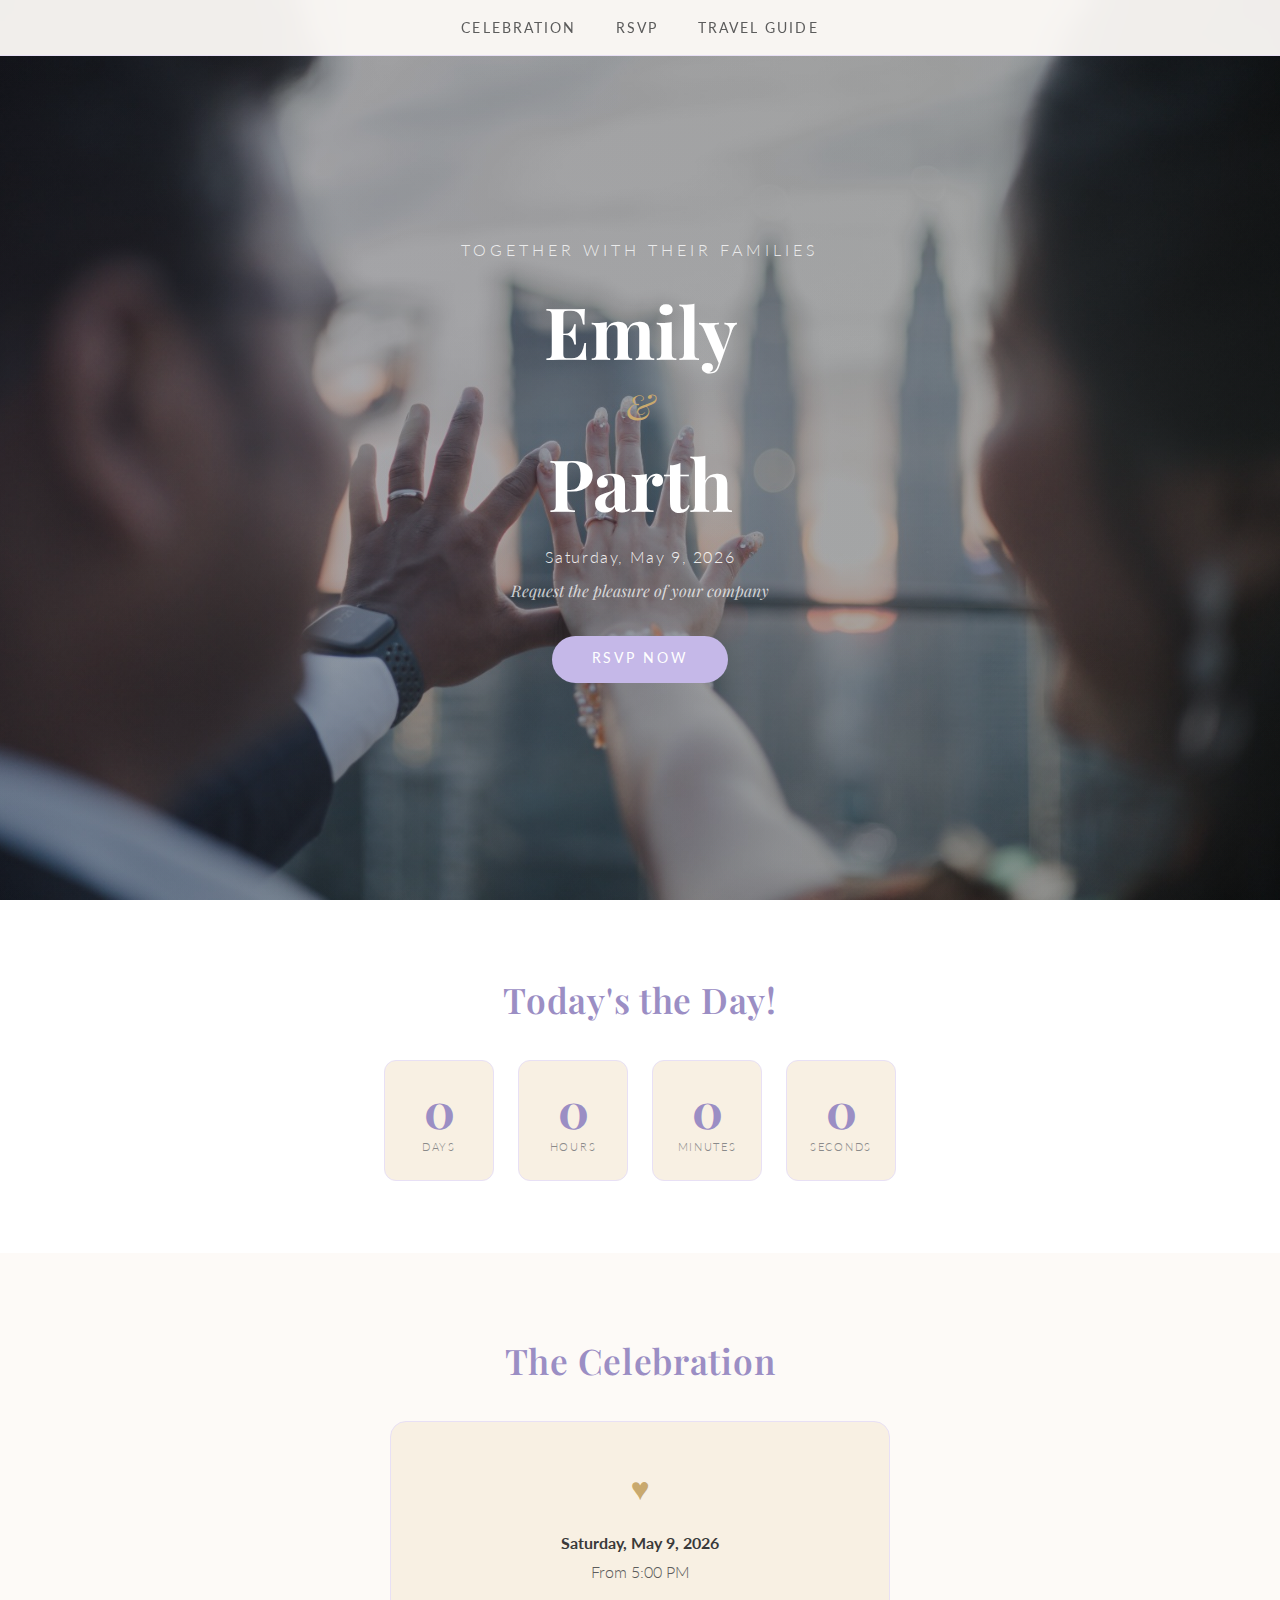
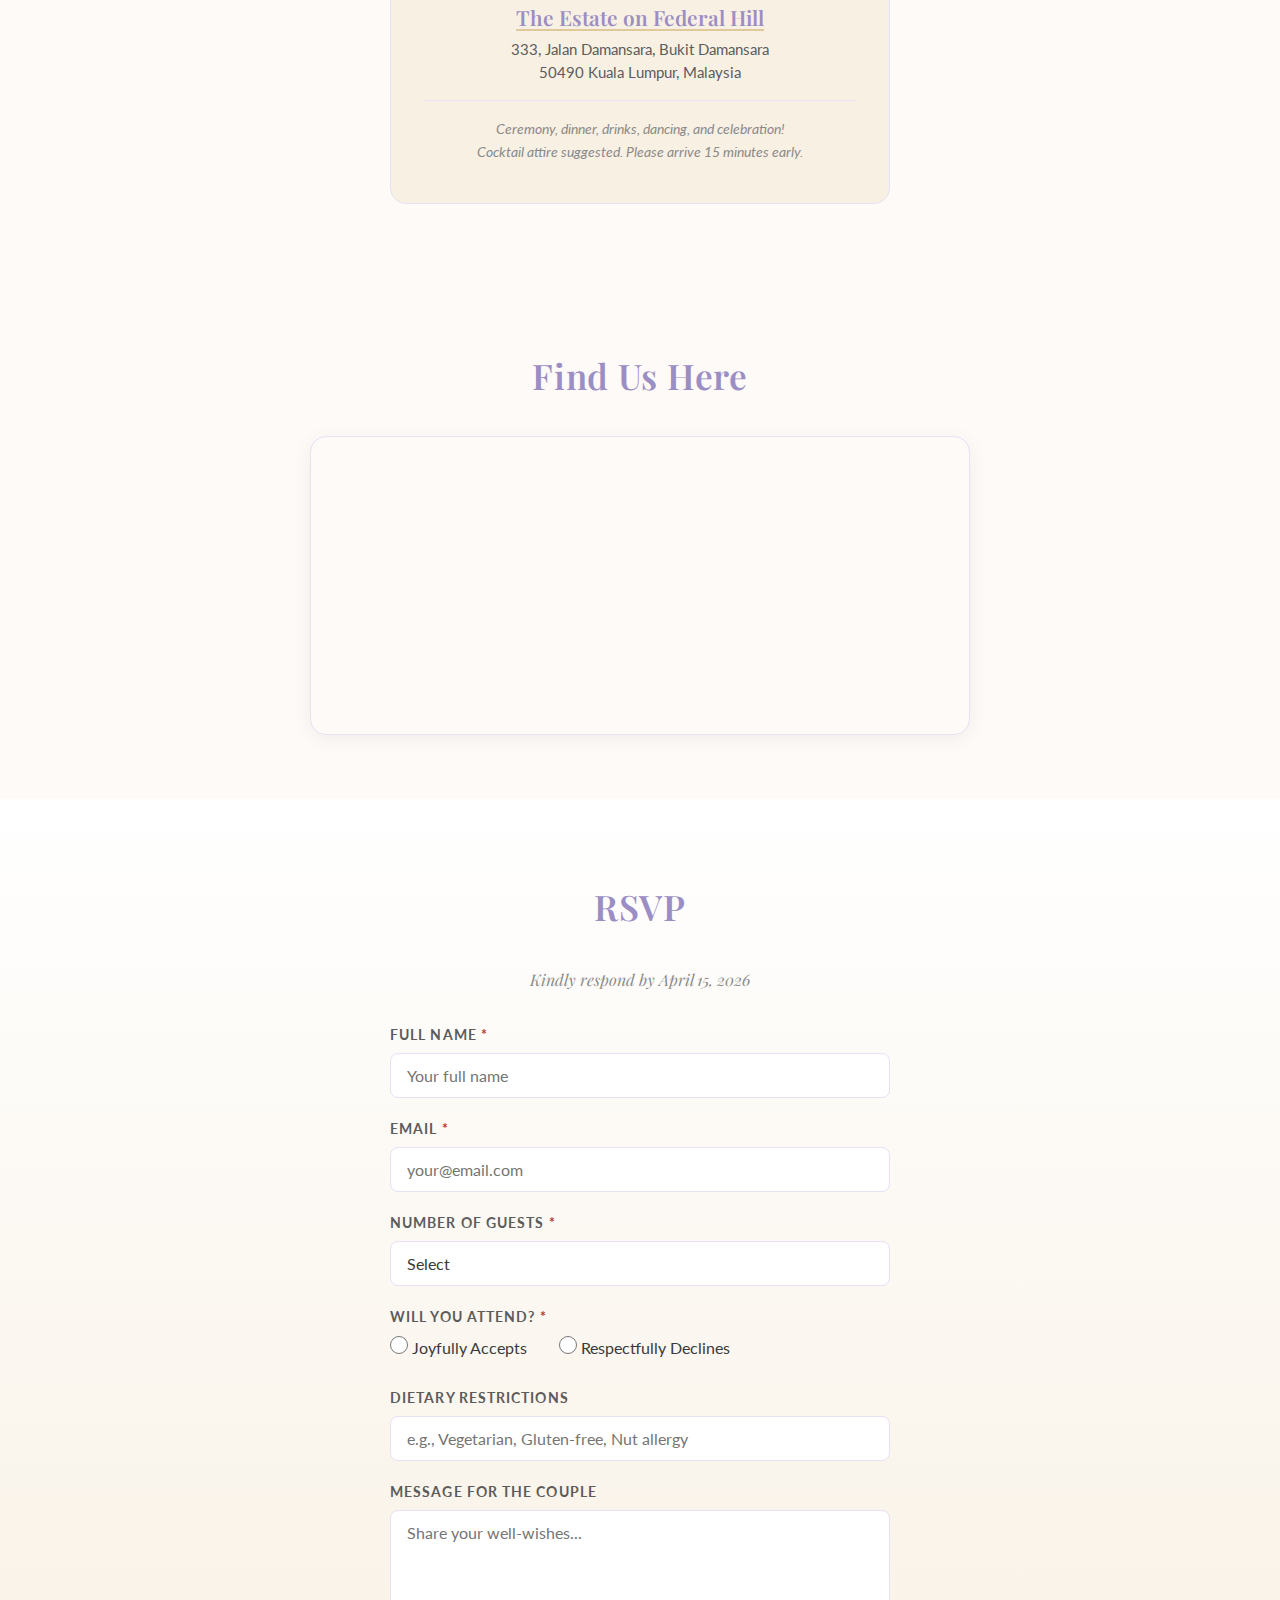
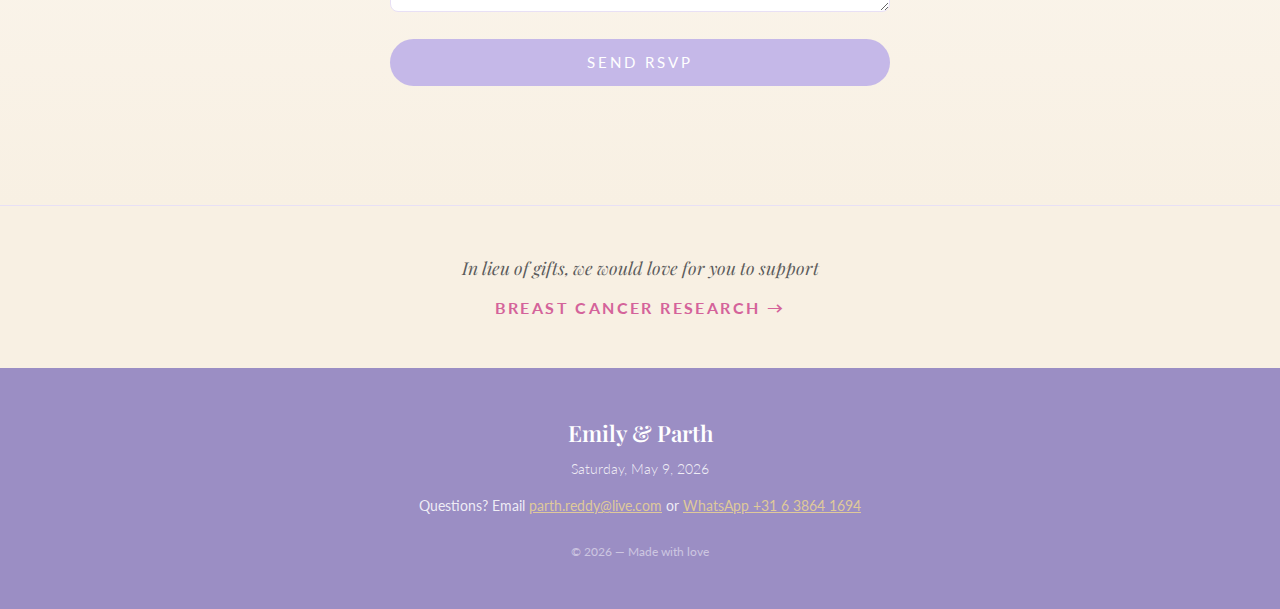
<file: index.html>
<!DOCTYPE html>
<html lang="en">
<head>
  <meta charset="UTF-8">
  <meta name="viewport" content="width=device-width, initial-scale=1.0">
  <title>Emily & Parth — We're Getting Married!</title>
  <meta name="description" content="Join us to celebrate the wedding of Emily and Parth on May 9, 2026.">
  <link rel="preconnect" href="https://fonts.googleapis.com">
  <link rel="preconnect" href="https://fonts.gstatic.com" crossorigin>
  <link href="https://fonts.googleapis.com/css2?family=Playfair+Display:ital,wght@0,400;0,600;0,700;1,400&family=Lato:wght@300;400;700&display=swap" rel="stylesheet">
  <link rel="stylesheet" href="style.css">
</head>
<body>

  <!-- Navigation -->
  <nav class="nav" id="nav">
    <ul class="nav-list">
      <li><a href="#ceremony" class="nav-link">Celebration</a></li>
      <li><a href="#rsvp" class="nav-link">RSVP</a></li>
      <li><a href="travel.html" class="nav-link">Travel Guide</a></li>
    </ul>
  </nav>

  <!-- Hero / Header -->
  <header class="hero" id="hero">
    <div class="hero-overlay"></div>
    <div class="hero-content">
      <p class="hero-subtitle">Together with their families</p>
      <h1 class="hero-title">
        <span class="name">Emily</span>
        <span class="ampersand">&amp;</span>
        <span class="name">Parth</span>
      </h1>
      <p class="hero-date">Saturday, May 9, 2026</p>
      <p class="hero-tagline">Request the pleasure of your company</p>
      <a href="#rsvp" class="hero-cta">RSVP Now</a>
    </div>
  </header>

  <!-- Countdown Timer -->
  <section class="countdown-section" id="countdown">
    <h2 class="section-title">Counting Down</h2>
    <div class="countdown" id="countdown-timer">
      <div class="countdown-unit">
        <span class="countdown-number" id="cd-days">--</span>
        <span class="countdown-label">Days</span>
      </div>
      <div class="countdown-unit">
        <span class="countdown-number" id="cd-hours">--</span>
        <span class="countdown-label">Hours</span>
      </div>
      <div class="countdown-unit">
        <span class="countdown-number" id="cd-minutes">--</span>
        <span class="countdown-label">Minutes</span>
      </div>
      <div class="countdown-unit">
        <span class="countdown-number" id="cd-seconds">--</span>
        <span class="countdown-label">Seconds</span>
      </div>
    </div>
  </section>

  <!-- Event Details -->
  <section class="details-section venue-bg" id="ceremony">
    <div class="container">
      <h2 class="section-title">The Celebration</h2>
      <div class="detail-card">
        <div class="detail-icon">&#9829;</div>
        <p class="detail-date">Saturday, May 9, 2026</p>
        <p class="detail-time">From 5:00 PM</p>
        <p class="detail-venue"><a href="https://whitehouse.estate/" target="_blank" rel="noopener noreferrer">The Estate on Federal Hill</a></p>
        <p class="detail-address">333, Jalan Damansara, Bukit Damansara<br>50490 Kuala Lumpur, Malaysia</p>
        <p class="detail-note">
          Ceremony, dinner, drinks, dancing, and celebration!<br>
          Cocktail attire suggested. Please arrive 15 minutes early.
        </p>
      </div>
    </div>
  </section>

  <!-- Map Embed -->
  <section class="map-section" id="map">
    <div class="container">
      <h2 class="section-title">Find Us Here</h2>
      <div class="map-wrapper">
        <!-- Replace the src below with your own Google Maps embed URL -->
        <iframe
          class="map-iframe"
          src="https://www.google.com/maps?q=The+Estate+on+Federal+Hill,+333+Jalan+Damansara,+Kuala+Lumpur,+Malaysia&output=embed"
          allowfullscreen=""
          loading="lazy"
          referrerpolicy="no-referrer-when-downgrade"
          title="Venue Location">
        </iframe>
      </div>
    </div>
  </section>

  <!-- RSVP Form -->
  <section class="rsvp-section" id="rsvp">
    <div class="container">
      <h2 class="section-title">RSVP</h2>
      <p class="rsvp-subtitle">Kindly respond by April 15, 2026</p>

      <form class="rsvp-form" id="rsvp-form" novalidate>
        <div class="form-group">
          <label for="name">Full Name <span class="required">*</span></label>
          <input type="text" id="name" name="name" required placeholder="Your full name">
        </div>

        <div class="form-group">
          <label for="email">Email <span class="required">*</span></label>
          <input type="email" id="email" name="email" required placeholder="your@email.com">
        </div>

        <div class="form-group">
          <label for="guests">Number of Guests <span class="required">*</span></label>
          <select id="guests" name="guests" required>
            <option value="">Select</option>
            <option value="1">1</option>
            <option value="2">2</option>
            <option value="3">3</option>
            <option value="4">4</option>
            <option value="5">5+</option>
          </select>
        </div>

        <div class="form-group">
          <label>Will you attend? <span class="required">*</span></label>
          <div class="radio-group">
            <label class="radio-label">
              <input type="radio" name="attendance" value="yes" required>
              <span class="radio-text">Joyfully Accepts</span>
            </label>
            <label class="radio-label">
              <input type="radio" name="attendance" value="no" required>
              <span class="radio-text">Respectfully Declines</span>
            </label>
          </div>
        </div>

        <div class="form-group">
          <label for="dietary">Dietary Restrictions</label>
          <input type="text" id="dietary" name="dietary" placeholder="e.g., Vegetarian, Gluten-free, Nut allergy">
        </div>

        <div class="form-group">
          <label for="message">Message for the Couple</label>
          <textarea id="message" name="message" rows="4" placeholder="Share your well-wishes..."></textarea>
        </div>

        <button type="submit" class="btn-submit" id="btn-submit">Send RSVP</button>
        <div class="form-status" id="form-status"></div>
      </form>
    </div>
  </section>

  <!-- Breast Cancer Research CTA -->
  <section class="bcr-section">
    <div class="container">
      <p class="bcr-text">In lieu of gifts, we would love for you to support</p>
      <a href="donate.html" class="bcr-link">Breast Cancer Research &#8594;</a>
    </div>
  </section>

  <!-- Footer -->
  <footer class="footer">
    <p class="footer-names">Emily &amp; Parth</p>
    <p class="footer-date">Saturday, May 9, 2026</p>
    <p class="footer-contact">Questions? Email <a href="mailto:parth.reddy@live.com">parth.reddy@live.com</a><br class="mobile-break"> or <a href="https://wa.me/31638641694">WhatsApp +31 6 3864 1694</a></p>
    <p class="footer-copy">&copy; 2026 — Made with love</p>
  </footer>

  <script src="script.js"></script>
</body>
</html>
</file>
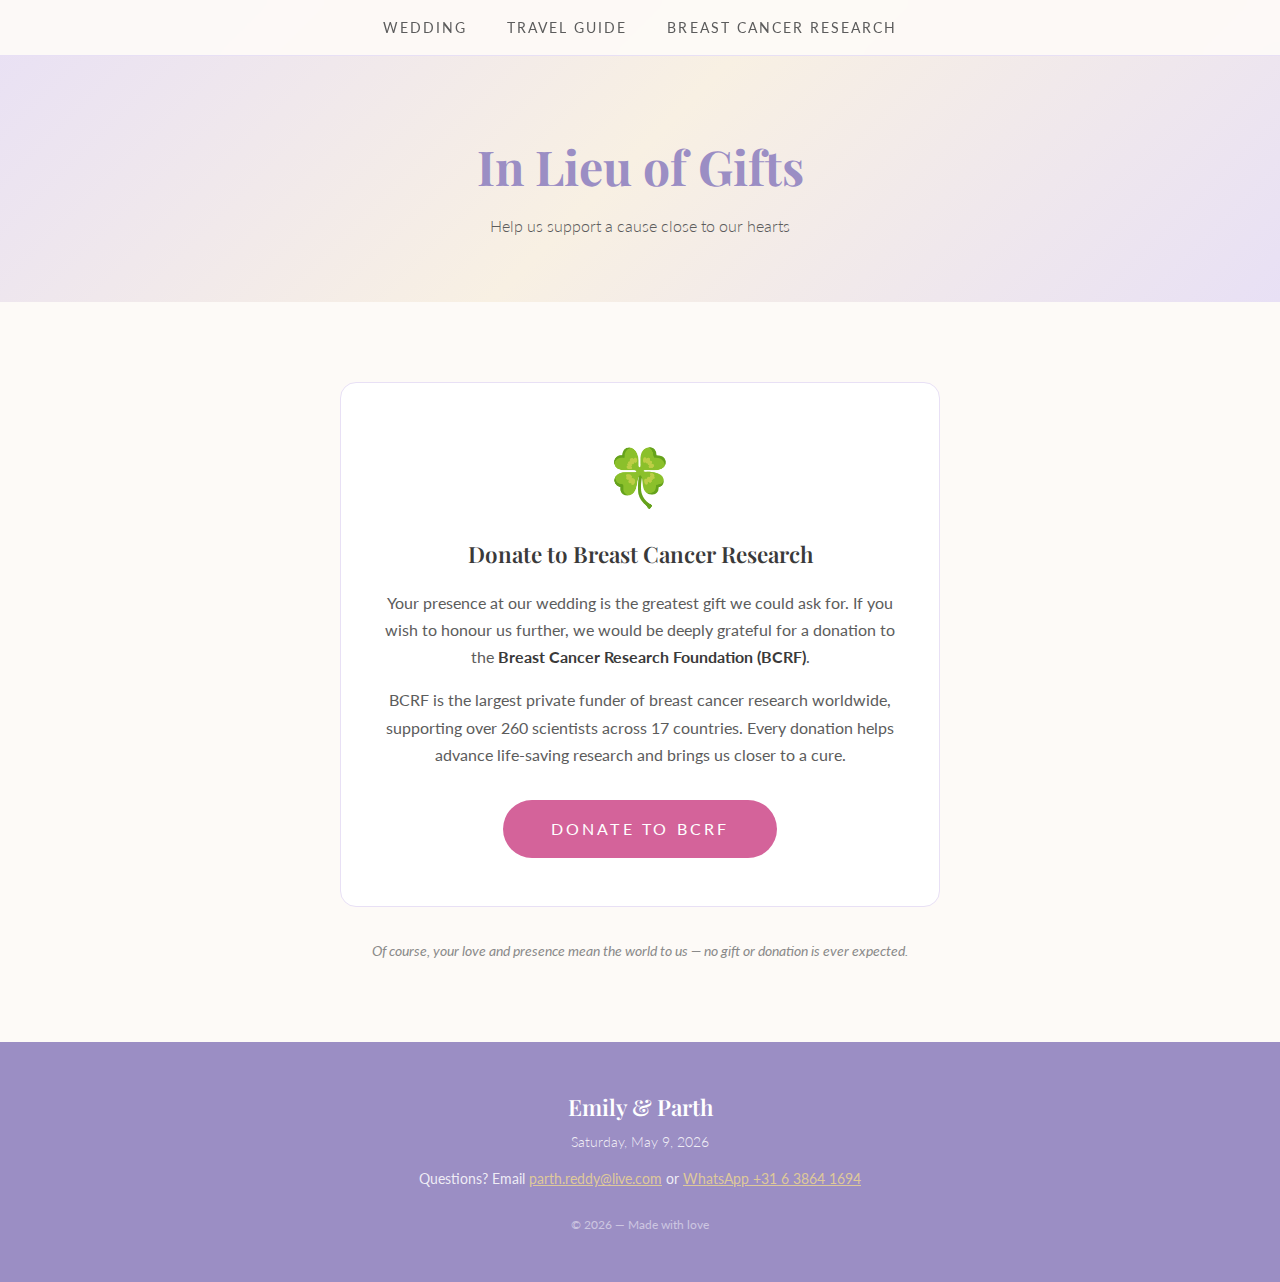
<file: donate.html>
<!DOCTYPE html>
<html lang="en">
<head>
  <meta charset="UTF-8">
  <meta name="viewport" content="width=device-width, initial-scale=1.0">
  <title>Donate — Emily Oi & Parth Reddy's Wedding</title>
  <link rel="preconnect" href="https://fonts.googleapis.com">
  <link rel="preconnect" href="https://fonts.gstatic.com" crossorigin>
  <link href="https://fonts.googleapis.com/css2?family=Playfair+Display:ital,wght@0,400;0,600;0,700;1,400&family=Lato:wght@300;400;700&display=swap" rel="stylesheet">
  <link rel="stylesheet" href="style.css">
  <style>
    .donate-hero {
      padding: 7rem 20px 3rem;
      text-align: center;
      background: linear-gradient(135deg, var(--sage-light) 0%, var(--cream) 50%, var(--sage-light) 100%);
    }

    .donate-hero-title {
      font-family: 'Playfair Display', serif;
      font-weight: 700;
      font-size: 2.4rem;
      color: var(--sage-dark);
      margin-bottom: 0.5rem;
    }

    .donate-hero-sub {
      font-family: 'Lato', sans-serif;
      font-weight: 300;
      font-size: 1rem;
      color: var(--text-medium);
    }

    .donate-section {
      padding: 3.5rem 20px;
      background-color: var(--ivory);
    }

    .donate-card {
      max-width: 600px;
      margin: 0 auto;
      background: var(--white);
      border: 1px solid var(--sage-light);
      border-radius: 16px;
      padding: 2.5rem 2rem;
      text-align: center;
    }

    .donate-ribbon {
      display: inline-block;
      font-size: 3.5rem;
      margin-bottom: 1rem;
    }

    .donate-card h3 {
      font-family: 'Playfair Display', serif;
      font-weight: 600;
      font-size: 1.4rem;
      color: var(--text-dark);
      margin-bottom: 1rem;
    }

    .donate-card p {
      font-size: 1rem;
      color: var(--text-medium);
      line-height: 1.7;
      margin-bottom: 1rem;
    }

    .donate-card p:last-of-type {
      margin-bottom: 2rem;
    }

    .donate-btn {
      display: inline-block;
      padding: 1rem 3rem;
      font-family: 'Lato', sans-serif;
      font-weight: 400;
      font-size: 1rem;
      text-transform: uppercase;
      letter-spacing: 0.2em;
      color: var(--white);
      background-color: #d4639a;
      border-radius: 50px;
      transition: background-color 0.3s ease, transform 0.2s ease;
    }

    .donate-btn:hover {
      background-color: #b84e82;
      color: var(--white);
      transform: translateY(-1px);
    }

    .donate-note {
      max-width: 600px;
      margin: 2rem auto 0;
      text-align: center;
      font-size: 0.9rem;
      color: var(--text-light);
      font-style: italic;
      line-height: 1.6;
    }

    .bcrf-logo-text {
      font-weight: 700;
      color: var(--text-dark);
    }

    @media (min-width: 768px) {
      .donate-hero {
        padding: 8rem 20px 4rem;
      }

      .donate-hero-title {
        font-size: 3rem;
      }

      .donate-section {
        padding: 5rem 20px;
      }

      .donate-card {
        padding: 3rem 2.5rem;
      }
    }
  </style>
</head>
<body>

  <!-- Navigation -->
  <nav class="nav" id="nav">
    <ul class="nav-list">
      <li><a href="index.html" class="nav-link">Wedding</a></li>
      <li><a href="travel.html" class="nav-link">Travel Guide</a></li>
      <li><a href="donate.html" class="nav-link">Breast Cancer Research</a></li>
    </ul>
  </nav>

  <!-- Hero -->
  <header class="donate-hero">
    <div class="container">
      <h1 class="donate-hero-title">In Lieu of Gifts</h1>
      <p class="donate-hero-sub">Help us support a cause close to our hearts</p>
    </div>
  </header>

  <!-- Donate Section -->
  <section class="donate-section">
    <div class="container">
      <div class="donate-card">
        <div class="donate-ribbon">&#127808;</div>
        <h3>Donate to Breast Cancer Research</h3>
        <p>Your presence at our wedding is the greatest gift we could ask for. If you wish to honour us further, we would be deeply grateful for a donation to the <span class="bcrf-logo-text">Breast Cancer Research Foundation (BCRF)</span>.</p>
        <p>BCRF is the largest private funder of breast cancer research worldwide, supporting over 260 scientists across 17 countries. Every donation helps advance life-saving research and brings us closer to a cure.</p>
        <a href="https://give.bcrf.org/campaign/584695/donate" target="_blank" rel="noopener noreferrer" class="donate-btn">Donate to BCRF</a>
      </div>
      <p class="donate-note">Of course, your love and presence mean the world to us — no gift or donation is ever expected.</p>
    </div>
  </section>

  <!-- Footer -->
  <footer class="footer">
    <p class="footer-names">Emily &amp; Parth</p>
    <p class="footer-date">Saturday, May 9, 2026</p>
    <p class="footer-contact">Questions? Email <a href="mailto:parth.reddy@live.com">parth.reddy@live.com</a><br class="mobile-break"> or <a href="https://wa.me/31638641694">WhatsApp +31 6 3864 1694</a></p>
    <p class="footer-copy">&copy; 2026 — Made with love</p>
  </footer>

  <script>
    var nav = document.getElementById('nav');
    window.addEventListener('scroll', function () {
      nav.classList.toggle('scrolled', window.scrollY > 50);
    });
  </script>
</body>
</html>
</file>
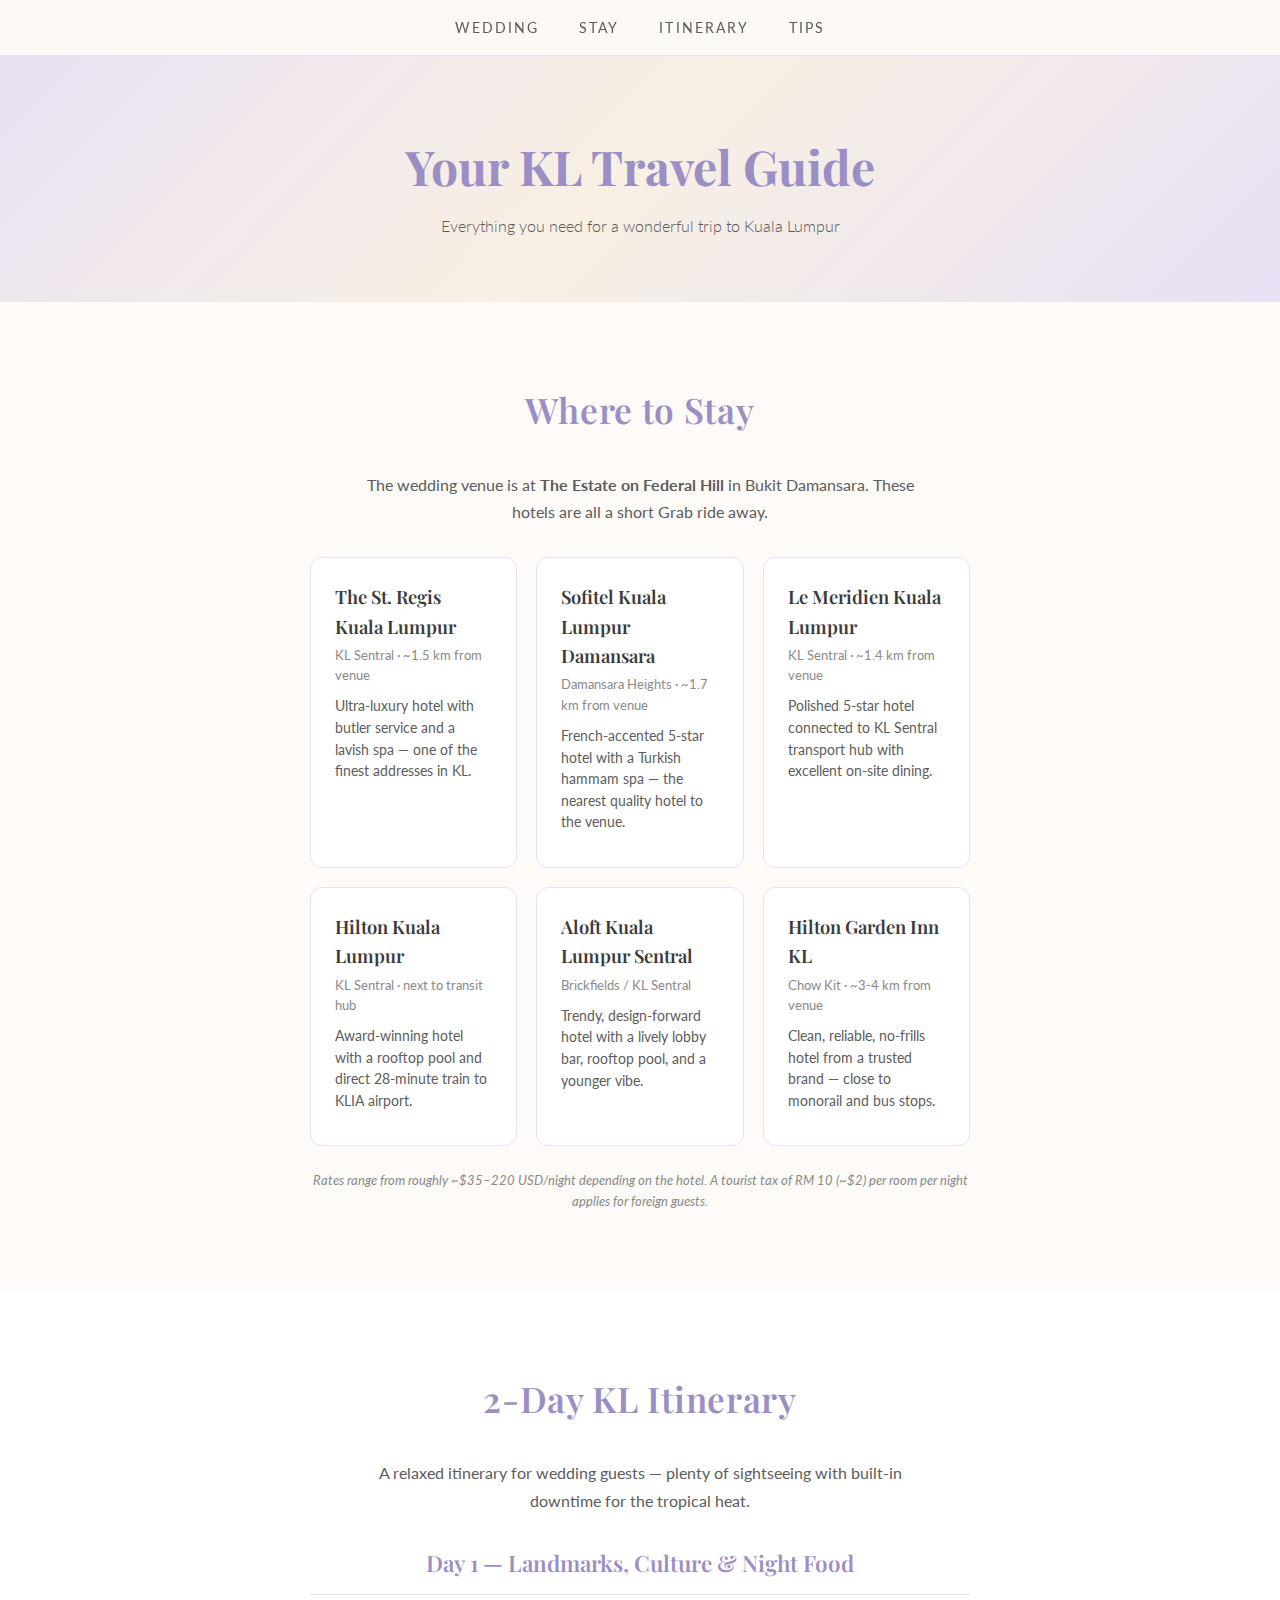
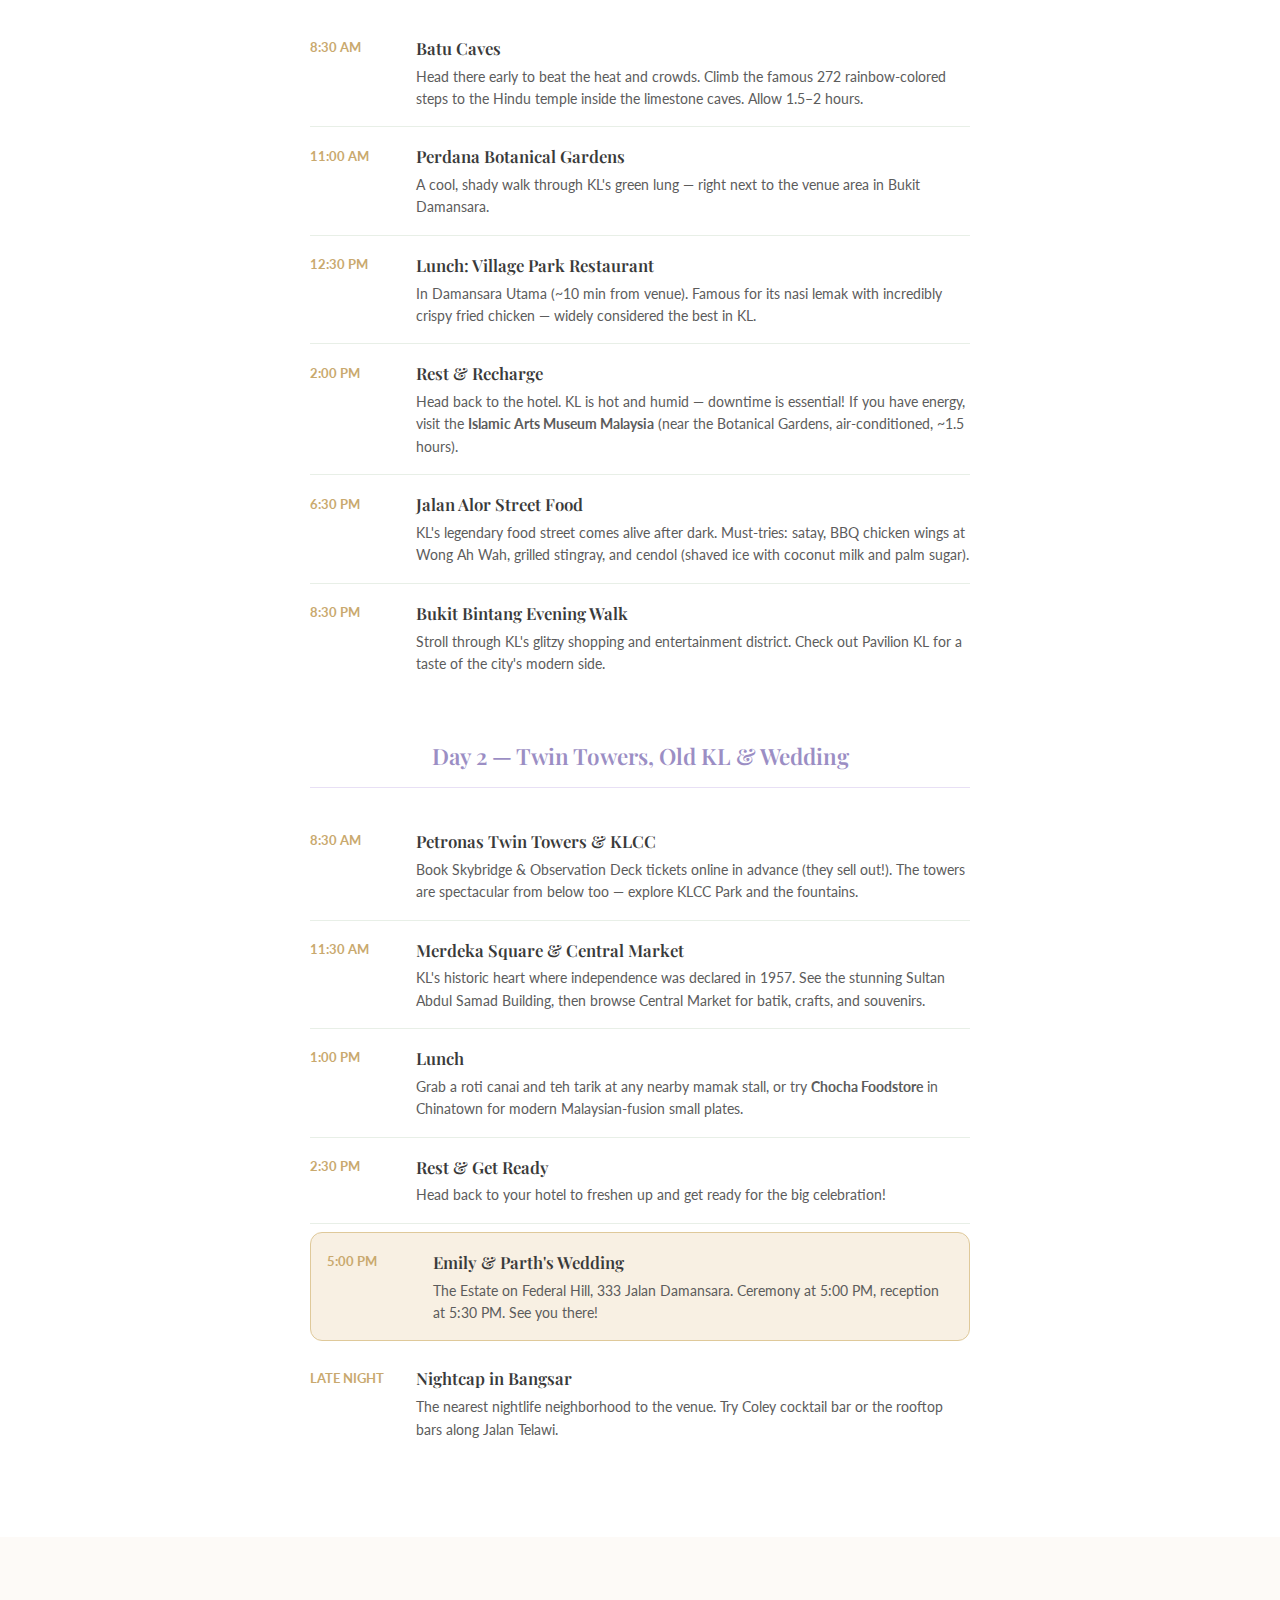
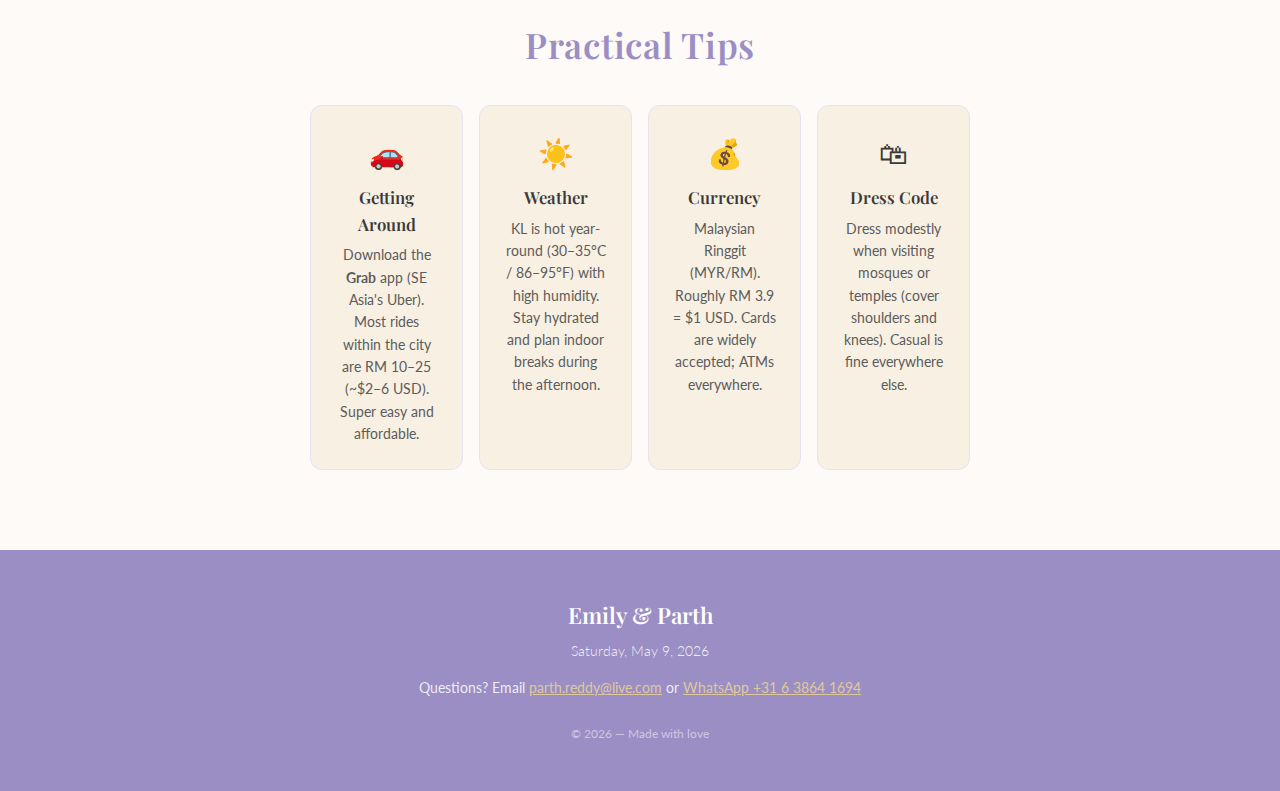
<file: travel.html>
<!DOCTYPE html>
<html lang="en">
<head>
  <meta charset="UTF-8">
  <meta name="viewport" content="width=device-width, initial-scale=1.0">
  <title>Travel Guide — Emily & Parth's Wedding</title>
  <link rel="preconnect" href="https://fonts.googleapis.com">
  <link rel="preconnect" href="https://fonts.gstatic.com" crossorigin>
  <link href="https://fonts.googleapis.com/css2?family=Playfair+Display:ital,wght@0,400;0,600;0,700;1,400&family=Lato:wght@300;400;700&display=swap" rel="stylesheet">
  <link rel="stylesheet" href="style.css">
  <link rel="stylesheet" href="travel.css">
</head>
<body>

  <!-- Navigation -->
  <nav class="nav" id="nav">
    <ul class="nav-list">
      <li><a href="index.html" class="nav-link">Wedding</a></li>
      <li><a href="#hotels" class="nav-link">Stay</a></li>
      <li><a href="#itinerary" class="nav-link">Itinerary</a></li>
      <li><a href="#tips" class="nav-link">Tips</a></li>
    </ul>
  </nav>

  <!-- Hero -->
  <header class="travel-hero">
    <div class="container">
      <h1 class="travel-hero-title">Your KL Travel Guide</h1>
      <p class="travel-hero-sub">Everything you need for a wonderful trip to Kuala Lumpur</p>
    </div>
  </header>

  <!-- Where to Stay -->
  <section class="travel-section" id="hotels">
    <div class="container">
      <h2 class="section-title">Where to Stay</h2>
      <p class="travel-intro">The wedding venue is at <strong>The Estate on Federal Hill</strong> in Bukit Damansara. These hotels are all a short Grab ride away.</p>

      <div class="hotel-grid">

        <div class="hotel-card">
          <h3 class="hotel-name">The St. Regis Kuala Lumpur</h3>
          <p class="hotel-area">KL Sentral &middot; ~1.5 km from venue</p>
          <p class="hotel-desc">Ultra-luxury hotel with butler service and a lavish spa — one of the finest addresses in KL.</p>
        </div>

        <div class="hotel-card">
          <h3 class="hotel-name">Sofitel Kuala Lumpur Damansara</h3>
          <p class="hotel-area">Damansara Heights &middot; ~1.7 km from venue</p>
          <p class="hotel-desc">French-accented 5-star hotel with a Turkish hammam spa — the nearest quality hotel to the venue.</p>
        </div>

        <div class="hotel-card">
          <h3 class="hotel-name">Le Meridien Kuala Lumpur</h3>
          <p class="hotel-area">KL Sentral &middot; ~1.4 km from venue</p>
          <p class="hotel-desc">Polished 5-star hotel connected to KL Sentral transport hub with excellent on-site dining.</p>
        </div>

        <div class="hotel-card">
          <h3 class="hotel-name">Hilton Kuala Lumpur</h3>
          <p class="hotel-area">KL Sentral &middot; next to transit hub</p>
          <p class="hotel-desc">Award-winning hotel with a rooftop pool and direct 28-minute train to KLIA airport.</p>
        </div>

        <div class="hotel-card">
          <h3 class="hotel-name">Aloft Kuala Lumpur Sentral</h3>
          <p class="hotel-area">Brickfields / KL Sentral</p>
          <p class="hotel-desc">Trendy, design-forward hotel with a lively lobby bar, rooftop pool, and a younger vibe.</p>
        </div>

        <div class="hotel-card">
          <h3 class="hotel-name">Hilton Garden Inn KL</h3>
          <p class="hotel-area">Chow Kit &middot; ~3-4 km from venue</p>
          <p class="hotel-desc">Clean, reliable, no-frills hotel from a trusted brand — close to monorail and bus stops.</p>
        </div>

      </div>

      <p class="travel-note">Rates range from roughly ~$35–220 USD/night depending on the hotel. A tourist tax of RM 10 (~$2) per room per night applies for foreign guests.</p>
    </div>
  </section>

  <!-- Itinerary -->
  <section class="travel-section travel-section-alt" id="itinerary">
    <div class="container">
      <h2 class="section-title">2-Day KL Itinerary</h2>
      <p class="travel-intro">A relaxed itinerary for wedding guests — plenty of sightseeing with built-in downtime for the tropical heat.</p>

      <!-- Day 1 -->
      <div class="day-block">
        <h3 class="day-title">Day 1 — Landmarks, Culture & Night Food</h3>

        <div class="itinerary-item">
          <div class="itinerary-time">8:30 AM</div>
          <div class="itinerary-content">
            <h4>Batu Caves</h4>
            <p>Head there early to beat the heat and crowds. Climb the famous 272 rainbow-colored steps to the Hindu temple inside the limestone caves. Allow 1.5–2 hours.</p>
          </div>
        </div>

        <div class="itinerary-item">
          <div class="itinerary-time">11:00 AM</div>
          <div class="itinerary-content">
            <h4>Perdana Botanical Gardens</h4>
            <p>A cool, shady walk through KL's green lung — right next to the venue area in Bukit Damansara.</p>
          </div>
        </div>

        <div class="itinerary-item">
          <div class="itinerary-time">12:30 PM</div>
          <div class="itinerary-content">
            <h4>Lunch: Village Park Restaurant</h4>
            <p>In Damansara Utama (~10 min from venue). Famous for its nasi lemak with incredibly crispy fried chicken — widely considered the best in KL.</p>
          </div>
        </div>

        <div class="itinerary-item">
          <div class="itinerary-time">2:00 PM</div>
          <div class="itinerary-content">
            <h4>Rest & Recharge</h4>
            <p>Head back to the hotel. KL is hot and humid — downtime is essential! If you have energy, visit the <strong>Islamic Arts Museum Malaysia</strong> (near the Botanical Gardens, air-conditioned, ~1.5 hours).</p>
          </div>
        </div>

        <div class="itinerary-item">
          <div class="itinerary-time">6:30 PM</div>
          <div class="itinerary-content">
            <h4>Jalan Alor Street Food</h4>
            <p>KL's legendary food street comes alive after dark. Must-tries: satay, BBQ chicken wings at Wong Ah Wah, grilled stingray, and cendol (shaved ice with coconut milk and palm sugar).</p>
          </div>
        </div>

        <div class="itinerary-item">
          <div class="itinerary-time">8:30 PM</div>
          <div class="itinerary-content">
            <h4>Bukit Bintang Evening Walk</h4>
            <p>Stroll through KL's glitzy shopping and entertainment district. Check out Pavilion KL for a taste of the city's modern side.</p>
          </div>
        </div>
      </div>

      <!-- Day 2 -->
      <div class="day-block">
        <h3 class="day-title">Day 2 — Twin Towers, Old KL & Wedding</h3>

        <div class="itinerary-item">
          <div class="itinerary-time">8:30 AM</div>
          <div class="itinerary-content">
            <h4>Petronas Twin Towers & KLCC</h4>
            <p>Book Skybridge & Observation Deck tickets online in advance (they sell out!). The towers are spectacular from below too — explore KLCC Park and the fountains.</p>
          </div>
        </div>

        <div class="itinerary-item">
          <div class="itinerary-time">11:30 AM</div>
          <div class="itinerary-content">
            <h4>Merdeka Square & Central Market</h4>
            <p>KL's historic heart where independence was declared in 1957. See the stunning Sultan Abdul Samad Building, then browse Central Market for batik, crafts, and souvenirs.</p>
          </div>
        </div>

        <div class="itinerary-item">
          <div class="itinerary-time">1:00 PM</div>
          <div class="itinerary-content">
            <h4>Lunch</h4>
            <p>Grab a roti canai and teh tarik at any nearby mamak stall, or try <strong>Chocha Foodstore</strong> in Chinatown for modern Malaysian-fusion small plates.</p>
          </div>
        </div>

        <div class="itinerary-item">
          <div class="itinerary-time">2:30 PM</div>
          <div class="itinerary-content">
            <h4>Rest & Get Ready</h4>
            <p>Head back to your hotel to freshen up and get ready for the big celebration!</p>
          </div>
        </div>

        <div class="itinerary-item highlight">
          <div class="itinerary-time">5:00 PM</div>
          <div class="itinerary-content">
            <h4>Emily & Parth's Wedding</h4>
            <p>The Estate on Federal Hill, 333 Jalan Damansara. Ceremony at 5:00 PM, reception at 5:30 PM. See you there!</p>
          </div>
        </div>

        <div class="itinerary-item">
          <div class="itinerary-time">Late Night</div>
          <div class="itinerary-content">
            <h4>Nightcap in Bangsar</h4>
            <p>The nearest nightlife neighborhood to the venue. Try Coley cocktail bar or the rooftop bars along Jalan Telawi.</p>
          </div>
        </div>
      </div>

    </div>
  </section>

  <!-- Practical Tips -->
  <section class="travel-section" id="tips">
    <div class="container">
      <h2 class="section-title">Practical Tips</h2>
      <div class="tips-grid">
        <div class="tip-card">
          <div class="tip-icon">&#128663;</div>
          <h4>Getting Around</h4>
          <p>Download the <strong>Grab</strong> app (SE Asia's Uber). Most rides within the city are RM 10–25 (~$2–6 USD). Super easy and affordable.</p>
        </div>
        <div class="tip-card">
          <div class="tip-icon">&#9728;&#65039;</div>
          <h4>Weather</h4>
          <p>KL is hot year-round (30–35°C / 86–95°F) with high humidity. Stay hydrated and plan indoor breaks during the afternoon.</p>
        </div>
        <div class="tip-card">
          <div class="tip-icon">&#128176;</div>
          <h4>Currency</h4>
          <p>Malaysian Ringgit (MYR/RM). Roughly <span id="exchange-rate">RM 3.9</span> = $1 USD. Cards are widely accepted; ATMs everywhere.</p>
        </div>
        <div class="tip-card">
          <div class="tip-icon">&#128717;</div>
          <h4>Dress Code</h4>
          <p>Dress modestly when visiting mosques or temples (cover shoulders and knees). Casual is fine everywhere else.</p>
        </div>
      </div>
    </div>
  </section>

  <!-- Footer -->
  <footer class="footer">
    <p class="footer-names">Emily &amp; Parth</p>
    <p class="footer-date">Saturday, May 9, 2026</p>
    <p class="footer-contact">Questions? Email <a href="mailto:parth.reddy@live.com">parth.reddy@live.com</a><br class="mobile-break"> or <a href="https://wa.me/31638641694">WhatsApp +31 6 3864 1694</a></p>
    <p class="footer-copy">&copy; 2026 — Made with love</p>
  </footer>

  <script>
    // Nav scroll effect
    var nav = document.getElementById('nav');
    window.addEventListener('scroll', function () {
      nav.classList.toggle('scrolled', window.scrollY > 50);
    });

    // Smooth scroll
    document.querySelectorAll('a[href^="#"]').forEach(function (anchor) {
      anchor.addEventListener('click', function (e) {
        e.preventDefault();
        var target = document.querySelector(this.getAttribute('href'));
        if (target) {
          var navHeight = nav.offsetHeight;
          var pos = target.getBoundingClientRect().top + window.scrollY - navHeight;
          window.scrollTo({ top: pos, behavior: 'smooth' });
        }
      });
    });

    // Fetch live MYR/USD exchange rate
    fetch('https://open.er-api.com/v6/latest/USD')
      .then(function (res) { return res.json(); })
      .then(function (data) {
        if (data.rates && data.rates.MYR) {
          var rate = data.rates.MYR.toFixed(1);
          document.getElementById('exchange-rate').textContent = 'RM ' + rate;
        }
      })
      .catch(function () {
        // Keep the fallback static value
      });
  </script>
</body>
</html>
</file>
<file: style.css>
/* ============================================
   Wedding Site — Mobile-First Responsive CSS
   Color palette: sage green, ivory/cream, muted gold
   Fonts: Playfair Display (headings), Lato (body)
   ============================================ */

/* --- Reset & Base --- */
*,
*::before,
*::after {
  margin: 0;
  padding: 0;
  box-sizing: border-box;
}

:root {
  --sage: #c5b8e8;
  --sage-dark: #9b8ec4;
  --sage-light: #e8e0f5;
  --ivory: #fdfaf7;
  --cream: #f8f0e3;
  --gold: #c9a96e;
  --gold-light: #dfc99a;
  --text-dark: #3a3a3a;
  --text-medium: #5c5c5c;
  --text-light: #8a8a8a;
  --white: #ffffff;
}

html {
  scroll-behavior: smooth;
  font-size: 16px;
}

body {
  font-family: 'Lato', sans-serif;
  color: var(--text-dark);
  background-color: var(--ivory);
  line-height: 1.6;
  -webkit-font-smoothing: antialiased;
  overflow-x: hidden;
}

img {
  max-width: 100%;
  display: block;
}

a {
  color: var(--sage-dark);
  text-decoration: none;
}

.container {
  width: 100%;
  max-width: 700px;
  margin: 0 auto;
  padding: 0 20px;
}

.section-title {
  font-family: 'Playfair Display', serif;
  font-weight: 600;
  font-size: 1.8rem;
  text-align: center;
  color: var(--sage-dark);
  margin-bottom: 1.5rem;
  letter-spacing: 0.02em;
}

.required {
  color: #c0392b;
}

/* --- Animations --- */
@keyframes fadeInUp {
  from {
    opacity: 0;
    transform: translateY(30px);
  }
  to {
    opacity: 1;
    transform: translateY(0);
  }
}

.fade-in {
  opacity: 0;
  animation: fadeInUp 0.8s ease forwards;
}

/* --- Navigation --- */
.nav {
  position: fixed;
  top: 0;
  left: 0;
  width: 100%;
  z-index: 100;
  background: rgba(253, 250, 247, 0.95);
  backdrop-filter: blur(8px);
  border-bottom: 1px solid var(--sage-light);
  transition: box-shadow 0.3s ease;
}

.nav.scrolled {
  box-shadow: 0 2px 20px rgba(0, 0, 0, 0.08);
}

.nav-list {
  display: flex;
  justify-content: center;
  gap: 1.5rem;
  list-style: none;
  padding: 0.9rem 1rem;
}

.nav-link {
  font-family: 'Lato', sans-serif;
  font-weight: 400;
  font-size: 0.75rem;
  text-transform: uppercase;
  letter-spacing: 0.12em;
  color: var(--text-medium);
  transition: color 0.3s ease;
  white-space: nowrap;
}

.nav-link:hover {
  color: var(--sage-dark);
}

/* --- Hero --- */
.hero {
  position: relative;
  min-height: 100vh;
  display: flex;
  align-items: center;
  justify-content: center;
  text-align: center;
  background: linear-gradient(rgba(0, 0, 0, 0.35), rgba(0, 0, 0, 0.35)),
              url('wedding image 2.jpeg') center/cover no-repeat;
  padding: 80px 20px 60px;
  overflow: hidden;
}

.hero::before {
  content: '';
  position: absolute;
  top: -50%;
  left: -50%;
  width: 200%;
  height: 200%;
  background: radial-gradient(ellipse at 30% 50%, rgba(197, 184, 232, 0.12) 0%, transparent 60%),
              radial-gradient(ellipse at 70% 50%, rgba(143, 170, 139, 0.1) 0%, transparent 60%);
  animation: heroShimmer 15s ease-in-out infinite alternate;
}

@keyframes heroShimmer {
  from { transform: translate(0, 0); }
  to { transform: translate(2%, -1%); }
}

.hero-content {
  position: relative;
  z-index: 1;
}

.hero-subtitle {
  font-family: 'Lato', sans-serif;
  font-weight: 300;
  font-size: 0.85rem;
  text-transform: uppercase;
  letter-spacing: 0.25em;
  color: rgba(255, 255, 255, 0.8);
  margin-bottom: 1.5rem;
}

.hero-title {
  font-family: 'Playfair Display', serif;
  font-weight: 700;
  margin-bottom: 1.2rem;
}

.hero-title .name {
  display: block;
  font-size: 2.6rem;
  color: var(--white);
  line-height: 1.2;
}

.hero-title .ampersand {
  display: block;
  font-family: 'Playfair Display', serif;
  font-style: italic;
  font-weight: 400;
  font-size: 1.8rem;
  color: var(--gold);
  margin: 0.3rem 0;
}

.hero-date {
  font-family: 'Lato', sans-serif;
  font-weight: 300;
  font-size: 1.1rem;
  letter-spacing: 0.1em;
  color: rgba(255, 255, 255, 0.9);
  margin-bottom: 0.5rem;
}

.hero-tagline {
  font-family: 'Playfair Display', serif;
  font-style: italic;
  font-size: 1rem;
  color: rgba(255, 255, 255, 0.75);
  margin-bottom: 2rem;
}

.hero-cta {
  display: inline-block;
  padding: 0.8rem 2.5rem;
  font-family: 'Lato', sans-serif;
  font-weight: 400;
  font-size: 0.85rem;
  text-transform: uppercase;
  letter-spacing: 0.2em;
  color: var(--white);
  background-color: var(--sage);
  border-radius: 50px;
  transition: background-color 0.3s ease, transform 0.2s ease;
}

.hero-cta:hover {
  background-color: var(--sage-dark);
  transform: translateY(-1px);
}

/* --- Countdown --- */
.countdown-section {
  padding: 3.5rem 20px;
  background-color: var(--white);
  text-align: center;
}

.countdown {
  display: flex;
  justify-content: center;
  gap: 1rem;
  flex-wrap: wrap;
}

.countdown-unit {
  display: flex;
  flex-direction: column;
  align-items: center;
  min-width: 70px;
  padding: 1rem 0.8rem;
  background: var(--cream);
  border-radius: 12px;
  border: 1px solid var(--sage-light);
}

.countdown-number {
  font-family: 'Playfair Display', serif;
  font-weight: 700;
  font-size: 2rem;
  color: var(--sage-dark);
  line-height: 1;
}

.countdown-label {
  font-family: 'Lato', sans-serif;
  font-weight: 300;
  font-size: 0.7rem;
  text-transform: uppercase;
  letter-spacing: 0.15em;
  color: var(--text-light);
  margin-top: 0.3rem;
}

/* --- Event Details --- */
.details-section {
  padding: 4rem 20px;
  background-color: var(--ivory);
  text-align: center;
}

.details-alt {
  background-color: var(--white);
}

.detail-card {
  max-width: 500px;
  margin: 0 auto;
  padding: 2rem 1.5rem;
  background: var(--cream);
  border-radius: 16px;
  border: 1px solid var(--sage-light);
}

.detail-icon {
  font-size: 2rem;
  margin-bottom: 1rem;
  color: var(--gold);
}

.detail-date {
  font-family: 'Lato', sans-serif;
  font-weight: 700;
  font-size: 1rem;
  color: var(--text-dark);
  margin-bottom: 0.25rem;
}

.detail-time {
  font-family: 'Lato', sans-serif;
  font-weight: 300;
  font-size: 1rem;
  color: var(--text-medium);
  margin-bottom: 1rem;
}

.detail-venue {
  font-family: 'Playfair Display', serif;
  font-weight: 600;
  font-size: 1.3rem;
  color: var(--sage-dark);
  margin-bottom: 0.25rem;
}

.detail-venue a {
  color: var(--sage-dark);
  text-decoration: underline;
  text-decoration-color: var(--gold-light);
  text-underline-offset: 3px;
  transition: color 0.3s ease;
}

.detail-venue a:hover {
  color: var(--gold);
}

.detail-address {
  font-size: 0.95rem;
  color: var(--text-medium);
  line-height: 1.5;
  margin-bottom: 1rem;
}

.agenda {
  list-style: none;
  padding: 0;
  margin: 1rem 0;
  text-align: left;
  width: 100%;
  max-width: 320px;
  margin-left: auto;
  margin-right: auto;
}

.agenda li {
  display: flex;
  gap: 1rem;
  padding: 0.45rem 0;
  border-bottom: 1px solid var(--sage-light);
  font-size: 0.95rem;
}

.agenda li:last-child {
  border-bottom: none;
}

.agenda-time {
  font-family: 'Lato', sans-serif;
  font-weight: 700;
  color: var(--sage-dark);
  white-space: nowrap;
  min-width: 70px;
}

.agenda-desc {
  color: var(--text-medium);
}

.detail-note {
  font-size: 0.9rem;
  font-style: italic;
  color: var(--text-light);
  border-top: 1px solid var(--sage-light);
  padding-top: 1rem;
  margin-top: 0.5rem;
}

/* --- Map --- */
.venue-bg {
  background-color: var(--ivory);
}

.map-section {
  padding: 4rem 20px;
  background-color: var(--ivory);
  text-align: center;
}

.map-wrapper {
  position: relative;
  width: 100%;
  padding-bottom: 60%;
  border-radius: 16px;
  overflow: hidden;
  border: 1px solid var(--sage-light);
  box-shadow: 0 4px 20px rgba(0, 0, 0, 0.06);
}

.map-iframe {
  position: absolute;
  top: 0;
  left: 0;
  width: 100%;
  height: 100%;
  border: 0;
}

/* --- RSVP --- */
.rsvp-section {
  padding: 4rem 20px;
  background: linear-gradient(180deg, var(--white) 0%, var(--cream) 100%);
  text-align: center;
}

.rsvp-subtitle {
  font-family: 'Playfair Display', serif;
  font-style: italic;
  font-size: 1rem;
  color: var(--text-light);
  margin-bottom: 2rem;
}

.rsvp-form {
  max-width: 500px;
  margin: 0 auto;
  text-align: left;
}

.form-group {
  margin-bottom: 1.3rem;
}

.form-group label {
  display: block;
  font-weight: 700;
  font-size: 0.85rem;
  text-transform: uppercase;
  letter-spacing: 0.08em;
  color: var(--text-medium);
  margin-bottom: 0.4rem;
}

.form-group input[type="text"],
.form-group input[type="email"],
.form-group select,
.form-group textarea {
  width: 100%;
  padding: 0.75rem 1rem;
  font-family: 'Lato', sans-serif;
  font-size: 1rem;
  color: var(--text-dark);
  background: var(--white);
  border: 1px solid var(--sage-light);
  border-radius: 8px;
  outline: none;
  transition: border-color 0.3s ease, box-shadow 0.3s ease;
  -webkit-appearance: none;
}

.form-group input:focus,
.form-group select:focus,
.form-group textarea:focus {
  border-color: var(--sage);
  box-shadow: 0 0 0 3px rgba(143, 170, 139, 0.15);
}

.form-group input.error,
.form-group select.error {
  border-color: #c0392b;
  box-shadow: 0 0 0 3px rgba(192, 57, 43, 0.1);
}

.form-group textarea {
  resize: vertical;
  min-height: 100px;
}

.radio-group {
  display: flex;
  gap: 1rem;
  margin-top: 0.3rem;
}

.radio-label {
  display: flex;
  align-items: center;
  gap: 0.5rem;
  cursor: pointer;
  font-weight: 400 !important;
  text-transform: none !important;
  letter-spacing: 0 !important;
  font-size: 1rem !important;
}

.radio-label input[type="radio"] {
  accent-color: var(--sage);
  width: 18px;
  height: 18px;
}

.radio-text {
  color: var(--text-dark);
}

.btn-submit {
  display: block;
  width: 100%;
  padding: 0.9rem;
  margin-top: 1rem;
  font-family: 'Lato', sans-serif;
  font-weight: 400;
  font-size: 0.95rem;
  text-transform: uppercase;
  letter-spacing: 0.2em;
  color: var(--white);
  background-color: var(--sage);
  border: none;
  border-radius: 50px;
  cursor: pointer;
  transition: background-color 0.3s ease, transform 0.2s ease;
}

.btn-submit:hover {
  background-color: var(--sage-dark);
  transform: translateY(-1px);
}

.btn-submit:disabled {
  background-color: var(--sage-light);
  cursor: not-allowed;
  transform: none;
}

.form-status {
  text-align: center;
  margin-top: 1rem;
  font-size: 0.95rem;
  min-height: 1.5em;
}

.form-status.success {
  color: var(--sage-dark);
}

.form-status.error {
  color: #c0392b;
}

/* --- Gallery Preview --- */
.gallery-preview-section {
  padding: 2.5rem 20px;
  background: var(--ivory);
  text-align: center;
}
.gallery-preview-strip {
  display: flex;
  gap: 8px;
  max-width: 860px;
  margin: 0 auto 1.2rem;
  height: 240px;
}
.preview-img-wrap {
  flex: 1;
  overflow: hidden;
  border-radius: 4px;
  display: block;
}
.preview-img-wrap.preview-featured {
  flex: 1.6;
}
.preview-img-wrap img {
  width: 100%;
  height: 100%;
  object-fit: cover;
  object-position: center 60%;
  display: block;
  transition: transform 0.4s ease, opacity 0.3s ease;
}
.preview-img-wrap:hover img {
  transform: scale(1.03);
  opacity: 0.9;
}
.gallery-preview-link {
  font-family: 'Lato', sans-serif;
  font-weight: 400;
  font-size: 0.9rem;
  letter-spacing: 0.08em;
  color: var(--sage-dark);
  text-decoration: none;
}
.gallery-preview-link:hover {
  color: var(--gold);
}
@media (max-width: 480px) {
  .gallery-preview-strip {
    height: 160px;
  }
}

/* --- Breast Cancer Research CTA --- */
.bcr-section {
  padding: 3rem 20px;
  text-align: center;
  background-color: var(--cream);
  border-top: 1px solid var(--sage-light);
}

.bcr-text {
  font-family: 'Playfair Display', serif;
  font-style: italic;
  font-size: 1.1rem;
  color: var(--text-medium);
  margin-bottom: 0.8rem;
}

.bcr-body {
  font-family: 'Lato', sans-serif;
  font-weight: 400;
  font-size: 1rem;
  color: var(--text-medium);
  max-width: 560px;
  margin: 0 auto 1.2rem;
  line-height: 1.7;
}

.bcr-link {
  display: inline-block;
  font-family: 'Lato', sans-serif;
  font-weight: 700;
  font-size: 1rem;
  text-transform: uppercase;
  letter-spacing: 0.15em;
  color: #d4639a;
  transition: color 0.3s ease;
}

.bcr-link:hover {
  color: #b84e82;
}

/* --- Footer --- */
.footer {
  padding: 3rem 20px;
  text-align: center;
  background-color: var(--sage-dark);
  color: rgba(255, 255, 255, 0.85);
}

.footer-names {
  font-family: 'Playfair Display', serif;
  font-weight: 600;
  font-size: 1.4rem;
  color: var(--white);
  margin-bottom: 0.3rem;
}

.footer-date {
  font-weight: 300;
  font-size: 0.9rem;
  margin-bottom: 1rem;
}

.footer-contact {
  font-size: 0.85rem;
  margin-bottom: 1.5rem;
  word-wrap: break-word;
  overflow-wrap: break-word;
}

.footer-contact a {
  color: var(--gold-light);
  text-decoration: underline;
}

.footer-contact br.mobile-break {
  display: block;
}

@media (min-width: 480px) {
  .footer-contact br.mobile-break {
    display: none;
  }
}

.footer-copy {
  font-size: 0.75rem;
  color: rgba(255, 255, 255, 0.5);
}

/* ============================================
   Responsive — larger screens
   ============================================ */

@media (min-width: 480px) {
  .nav-list {
    gap: 2rem;
  }

  .nav-link {
    font-size: 0.8rem;
  }

  .hero-title .name {
    font-size: 3.2rem;
  }

  .hero-title .ampersand {
    font-size: 2rem;
  }

  .countdown-unit {
    min-width: 90px;
    padding: 1.2rem 1rem;
  }

  .countdown-number {
    font-size: 2.5rem;
  }
}

@media (min-width: 768px) {
  .section-title {
    font-size: 2.2rem;
    margin-bottom: 2rem;
  }

  .hero-title .name {
    font-size: 3.8rem;
  }

  .hero-title .ampersand {
    font-size: 2.2rem;
  }

  .hero-subtitle,
  .hero-date {
    font-size: 1rem;
  }

  .nav-list {
    justify-content: center;
    gap: 2.5rem;
  }

  .nav-link {
    font-size: 0.85rem;
    letter-spacing: 0.15em;
  }

  .countdown-section {
    padding: 4.5rem 20px;
  }

  .countdown {
    gap: 1.5rem;
  }

  .countdown-unit {
    min-width: 110px;
    padding: 1.5rem 1.2rem;
  }

  .countdown-number {
    font-size: 3rem;
  }

  .details-section {
    padding: 5rem 20px;
  }

  .detail-card {
    padding: 2.5rem 2rem;
  }

  .rsvp-section {
    padding: 5rem 20px;
  }

  .radio-group {
    gap: 2rem;
  }
}

@media (min-width: 1024px) {
  .hero-title .name {
    font-size: 4.5rem;
  }

  .map-wrapper {
    padding-bottom: 45%;
  }
}
</file>
<file: travel.css>
/* ============================================
   Travel Guide — Additional Styles
   ============================================ */

/* --- Travel Hero --- */
.travel-hero {
  padding: 7rem 20px 3rem;
  text-align: center;
  background: linear-gradient(135deg, var(--sage-light) 0%, var(--cream) 50%, var(--sage-light) 100%);
}

.travel-hero-title {
  font-family: 'Playfair Display', serif;
  font-weight: 700;
  font-size: 2.4rem;
  color: var(--sage-dark);
  margin-bottom: 0.5rem;
}

.travel-hero-sub {
  font-family: 'Lato', sans-serif;
  font-weight: 300;
  font-size: 1rem;
  color: var(--text-medium);
}

/* --- Travel Sections --- */
.travel-section {
  padding: 3.5rem 20px;
  background-color: var(--ivory);
}

.travel-section-alt {
  background-color: var(--white);
}

.travel-intro {
  text-align: center;
  max-width: 550px;
  margin: 0 auto 2rem;
  font-size: 1rem;
  color: var(--text-medium);
  line-height: 1.7;
}

.travel-note {
  text-align: center;
  font-size: 0.8rem;
  color: var(--text-light);
  font-style: italic;
  margin-top: 1.5rem;
}

/* --- Hotel Grid --- */
.hotel-grid {
  display: grid;
  grid-template-columns: 1fr;
  gap: 1rem;
}

.hotel-card {
  position: relative;
  background: var(--white);
  border: 1px solid var(--sage-light);
  border-radius: 12px;
  padding: 1.5rem;
  transition: transform 0.2s ease, box-shadow 0.2s ease;
}

.hotel-card:hover {
  transform: translateY(-2px);
  box-shadow: 0 4px 16px rgba(0, 0, 0, 0.06);
}

.hotel-badge {
  display: inline-block;
  font-family: 'Lato', sans-serif;
  font-size: 0.65rem;
  font-weight: 700;
  text-transform: uppercase;
  letter-spacing: 0.1em;
  padding: 0.25rem 0.7rem;
  border-radius: 50px;
  margin-bottom: 0.75rem;
}

.hotel-badge.luxury {
  background: var(--gold-light);
  color: #5a4520;
}

.hotel-badge.mid {
  background: var(--sage-light);
  color: var(--sage-dark);
}

.hotel-badge.budget {
  background: #e8e3da;
  color: var(--text-medium);
}

.hotel-name {
  font-family: 'Playfair Display', serif;
  font-weight: 600;
  font-size: 1.15rem;
  color: var(--text-dark);
  margin-bottom: 0.25rem;
}

.hotel-area {
  font-size: 0.8rem;
  color: var(--text-light);
  margin-bottom: 0.6rem;
}

.hotel-desc {
  font-size: 0.9rem;
  color: var(--text-medium);
  line-height: 1.5;
  margin-bottom: 0.6rem;
}

.hotel-price {
  font-weight: 700;
  font-size: 0.9rem;
  color: var(--sage-dark);
}

/* --- Day Block --- */
.day-block {
  margin-bottom: 3rem;
}

.day-block:last-child {
  margin-bottom: 0;
}

.day-title {
  font-family: 'Playfair Display', serif;
  font-weight: 600;
  font-size: 1.4rem;
  color: var(--sage-dark);
  text-align: center;
  margin-bottom: 1.5rem;
  padding-bottom: 0.75rem;
  border-bottom: 1px solid var(--sage-light);
}

/* --- Itinerary Items --- */
.itinerary-item {
  display: flex;
  gap: 1rem;
  padding: 1rem 0;
  border-bottom: 1px solid rgba(197, 214, 195, 0.4);
}

.itinerary-item:last-child {
  border-bottom: none;
}

.itinerary-item.highlight {
  background: var(--cream);
  border-radius: 12px;
  padding: 1rem;
  border-bottom: none;
  margin: 0.5rem 0;
  border: 1px solid var(--gold-light);
}

.itinerary-time {
  flex-shrink: 0;
  width: 70px;
  font-family: 'Lato', sans-serif;
  font-weight: 700;
  font-size: 0.75rem;
  text-transform: uppercase;
  color: var(--gold);
  padding-top: 0.15rem;
}

.itinerary-content h4 {
  font-family: 'Playfair Display', serif;
  font-weight: 600;
  font-size: 1.05rem;
  color: var(--text-dark);
  margin-bottom: 0.25rem;
}

.itinerary-content p {
  font-size: 0.9rem;
  color: var(--text-medium);
  line-height: 1.55;
}

/* --- Tips Grid --- */
.tips-grid {
  display: grid;
  grid-template-columns: 1fr;
  gap: 1rem;
}

.tip-card {
  background: var(--cream);
  border: 1px solid var(--sage-light);
  border-radius: 12px;
  padding: 1.5rem;
  text-align: center;
}

.tip-icon {
  font-size: 1.8rem;
  margin-bottom: 0.5rem;
}

.tip-card h4 {
  font-family: 'Playfair Display', serif;
  font-weight: 600;
  font-size: 1.05rem;
  color: var(--text-dark);
  margin-bottom: 0.4rem;
}

.tip-card p {
  font-size: 0.9rem;
  color: var(--text-medium);
  line-height: 1.55;
}

/* --- Responsive --- */
@media (min-width: 480px) {
  .hotel-grid {
    grid-template-columns: 1fr 1fr;
  }

  .tips-grid {
    grid-template-columns: 1fr 1fr;
  }
}

@media (min-width: 768px) {
  .travel-hero {
    padding: 8rem 20px 4rem;
  }

  .travel-hero-title {
    font-size: 3rem;
  }

  .travel-section {
    padding: 5rem 20px;
  }

  .hotel-grid {
    grid-template-columns: 1fr 1fr;
    gap: 1.2rem;
  }

  .itinerary-time {
    width: 90px;
    font-size: 0.8rem;
  }
}

@media (min-width: 1024px) {
  .hotel-grid {
    grid-template-columns: 1fr 1fr 1fr;
  }

  .tips-grid {
    grid-template-columns: repeat(4, 1fr);
  }
}
</file>
